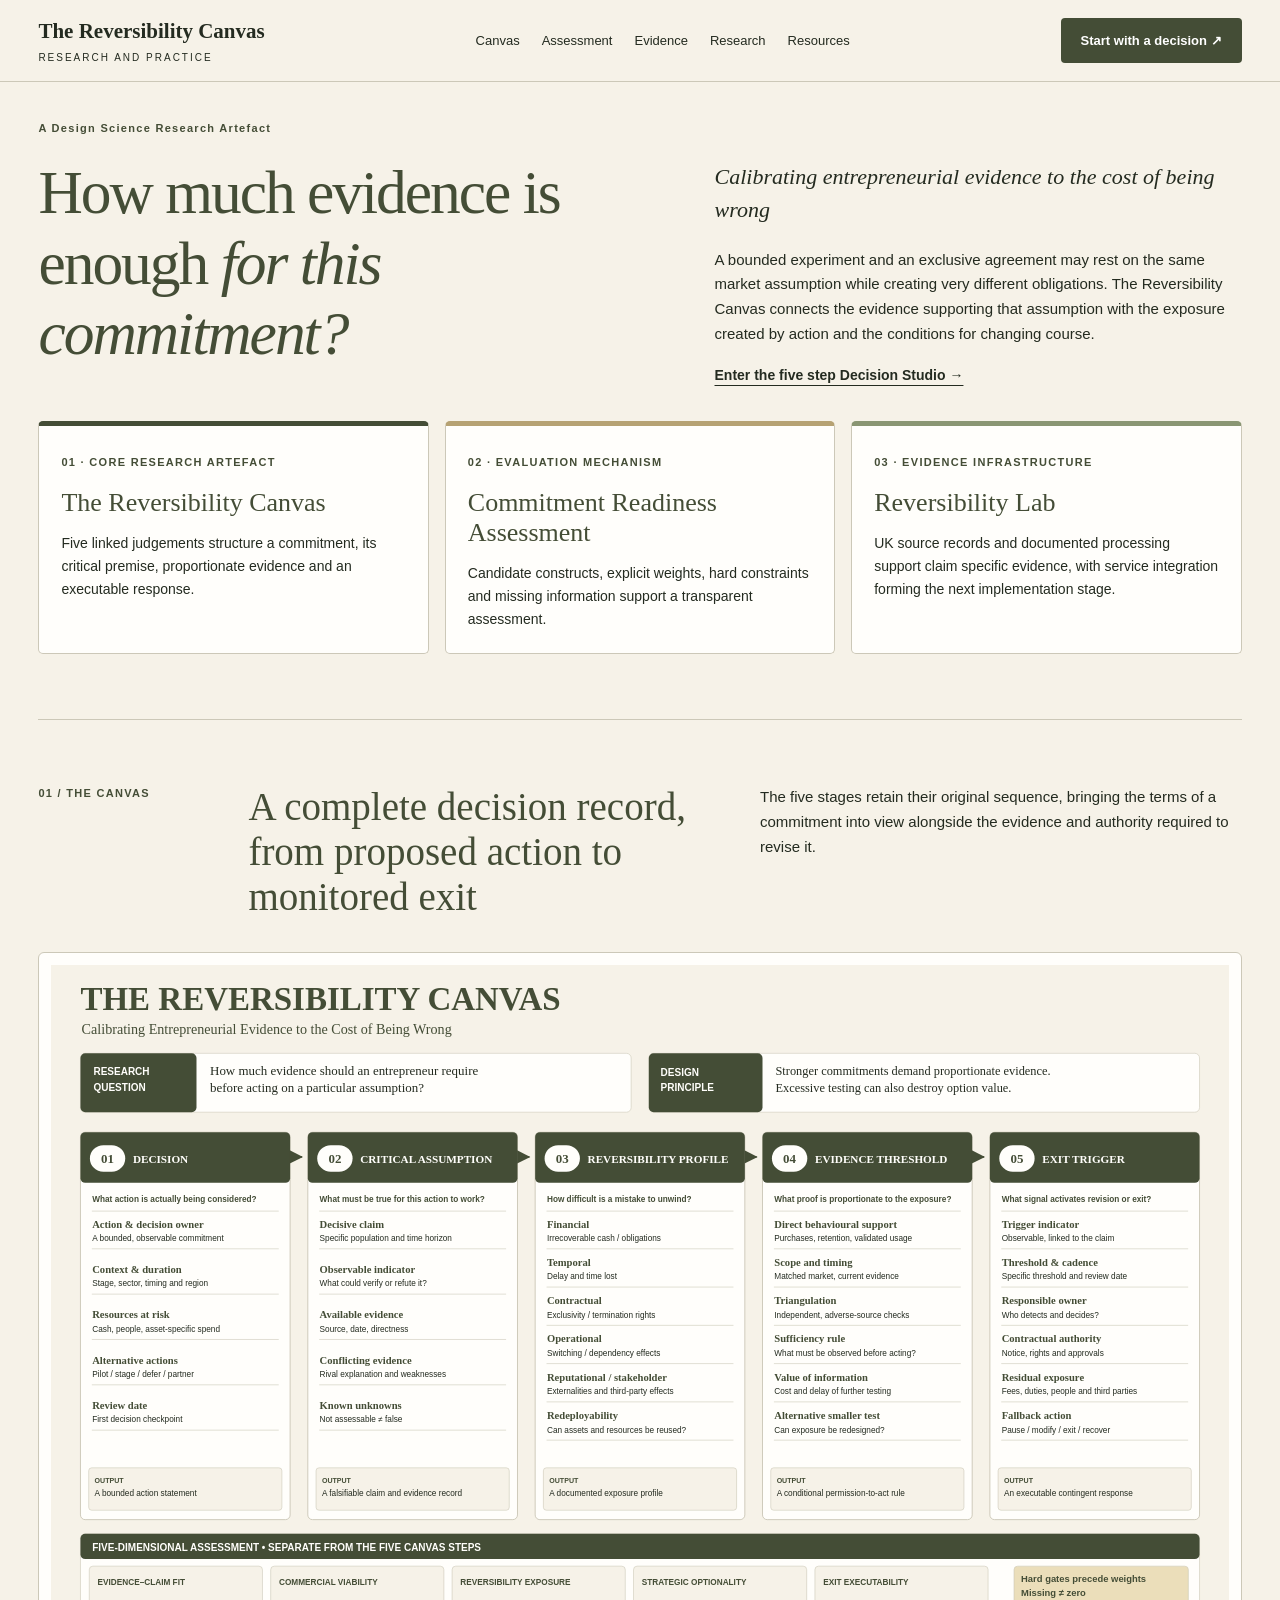
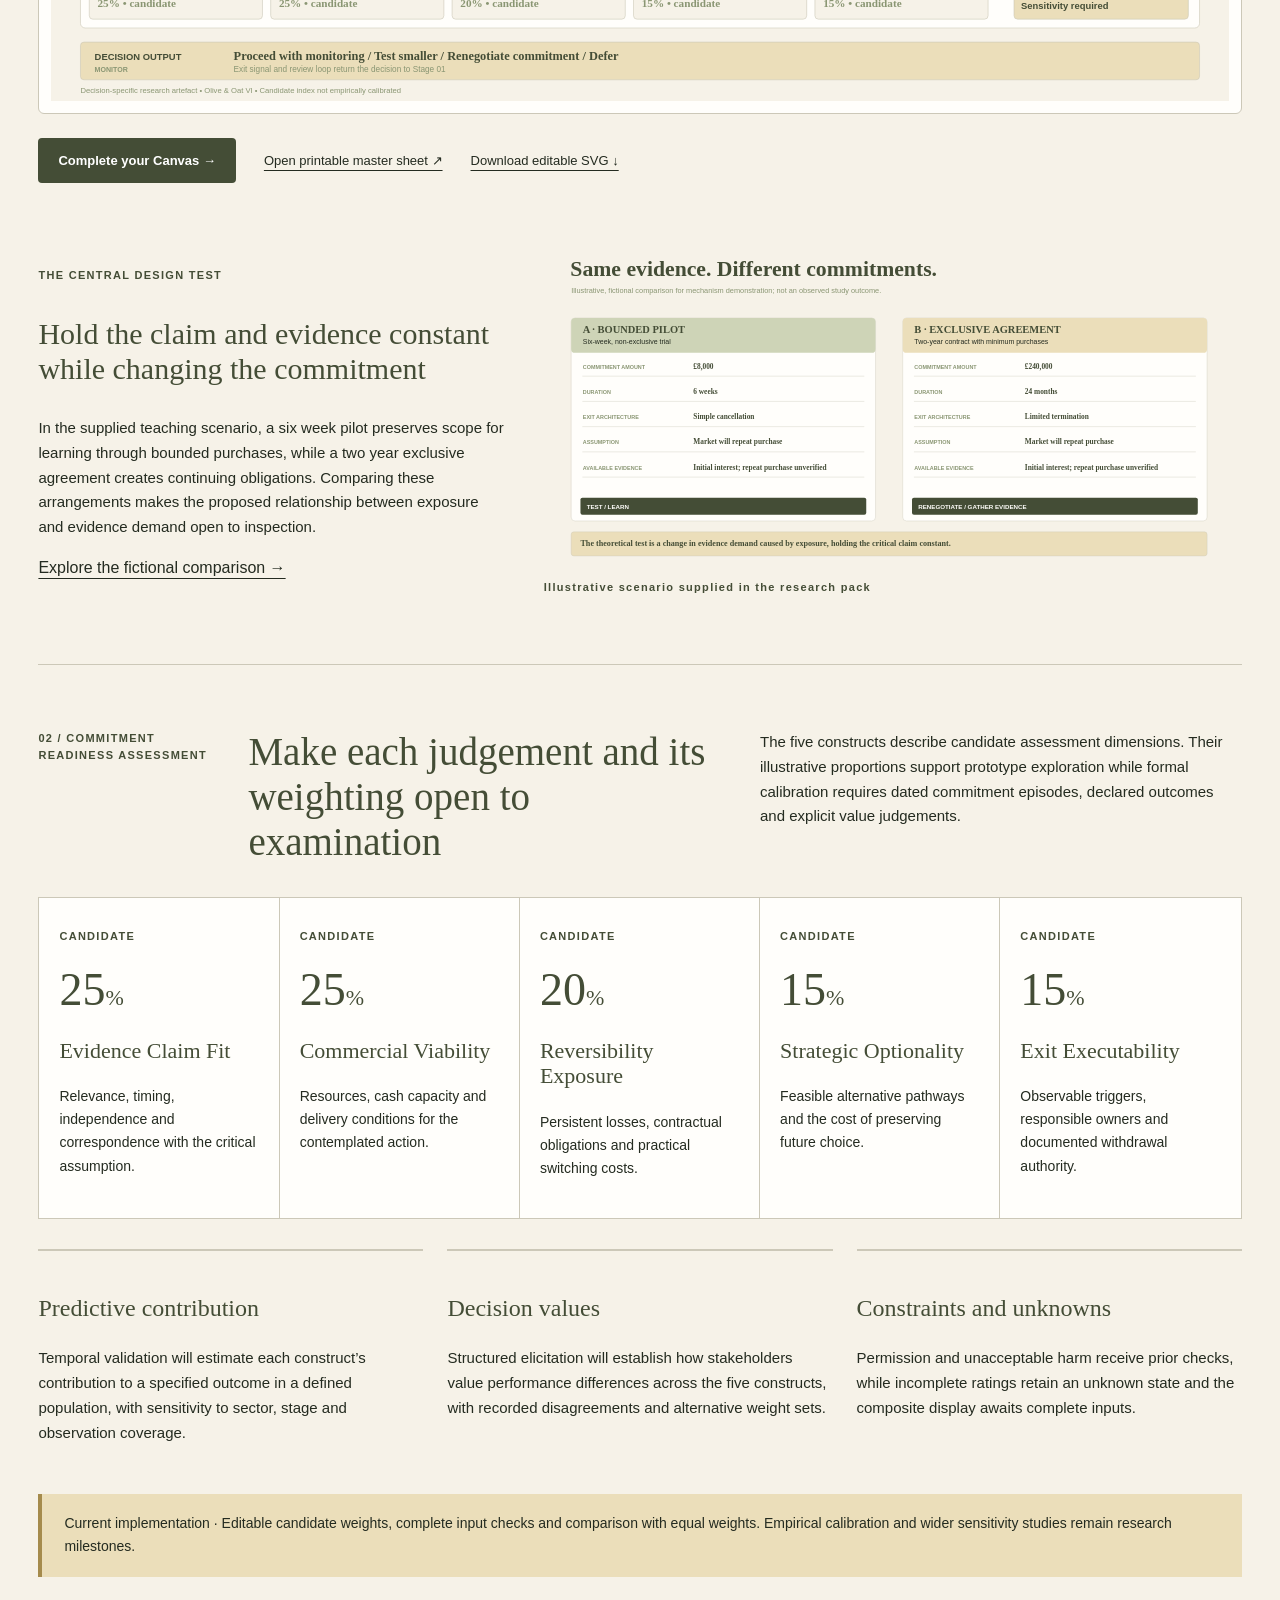
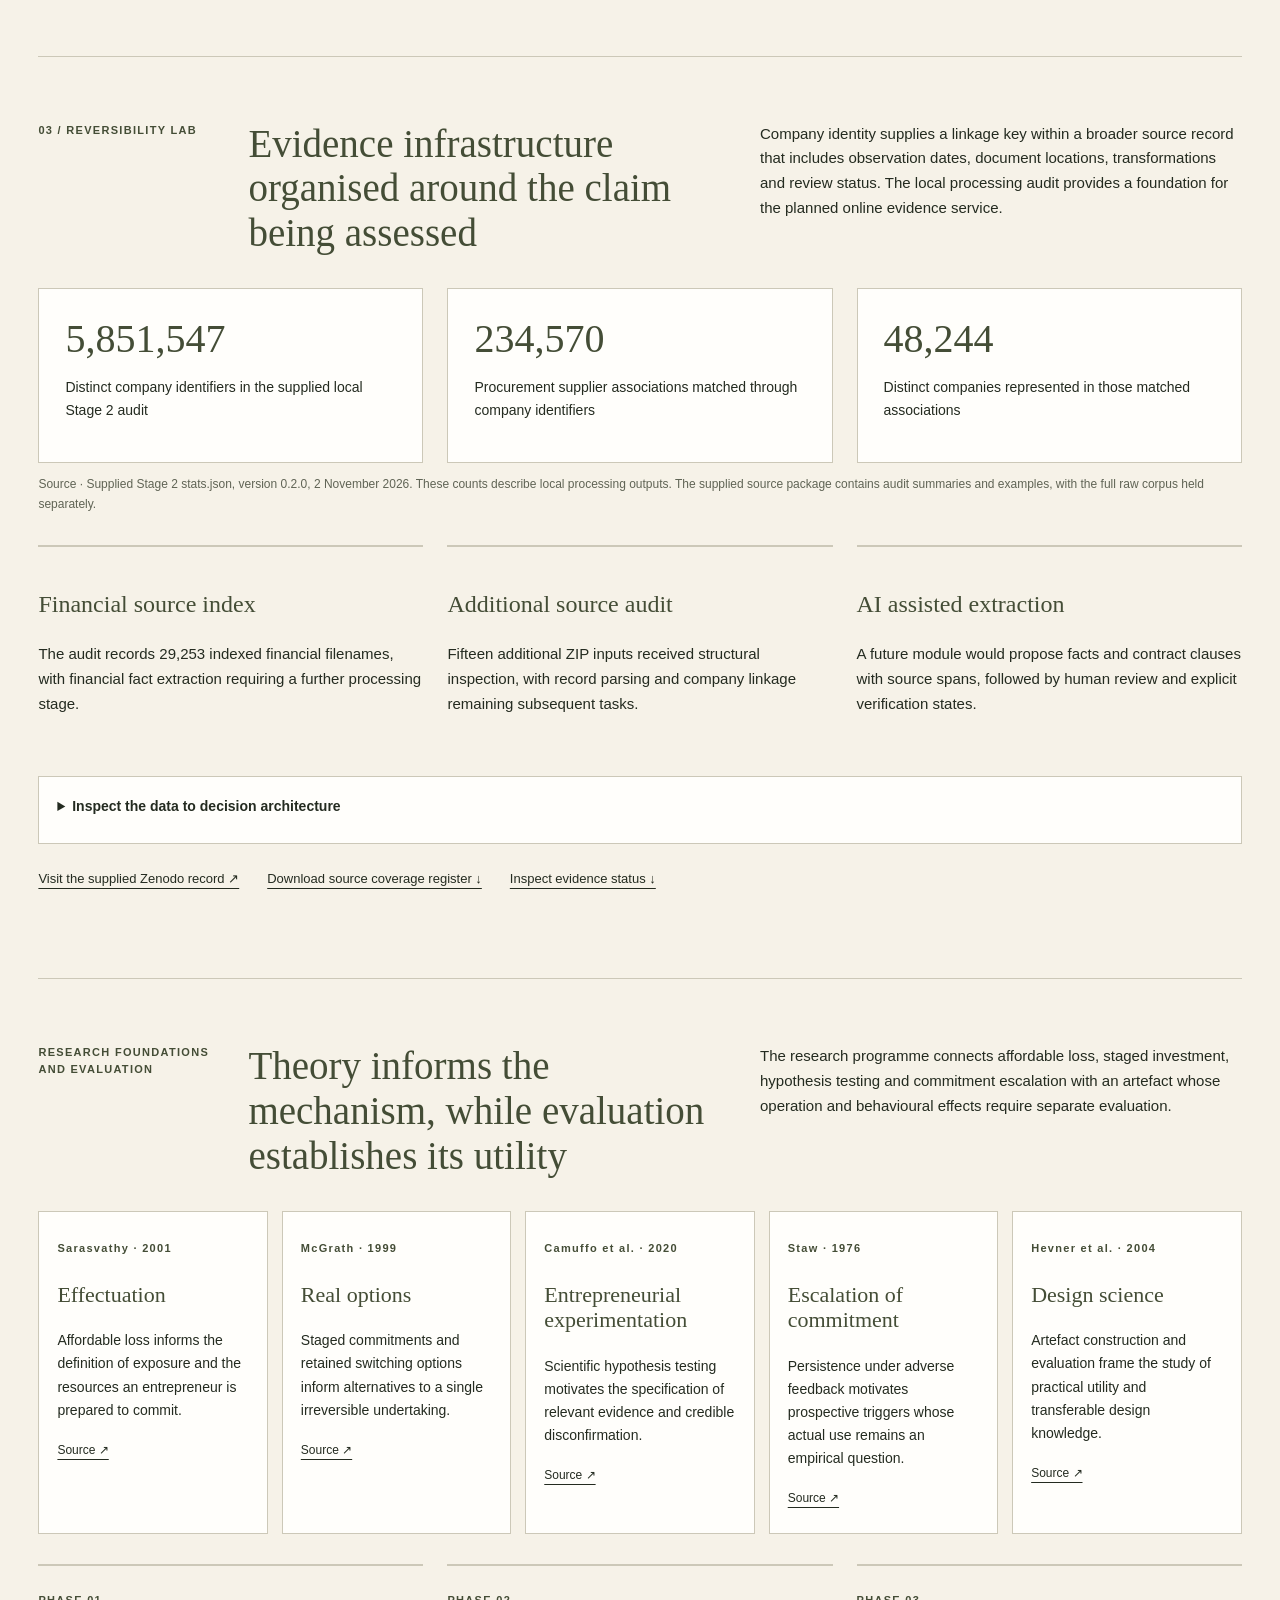
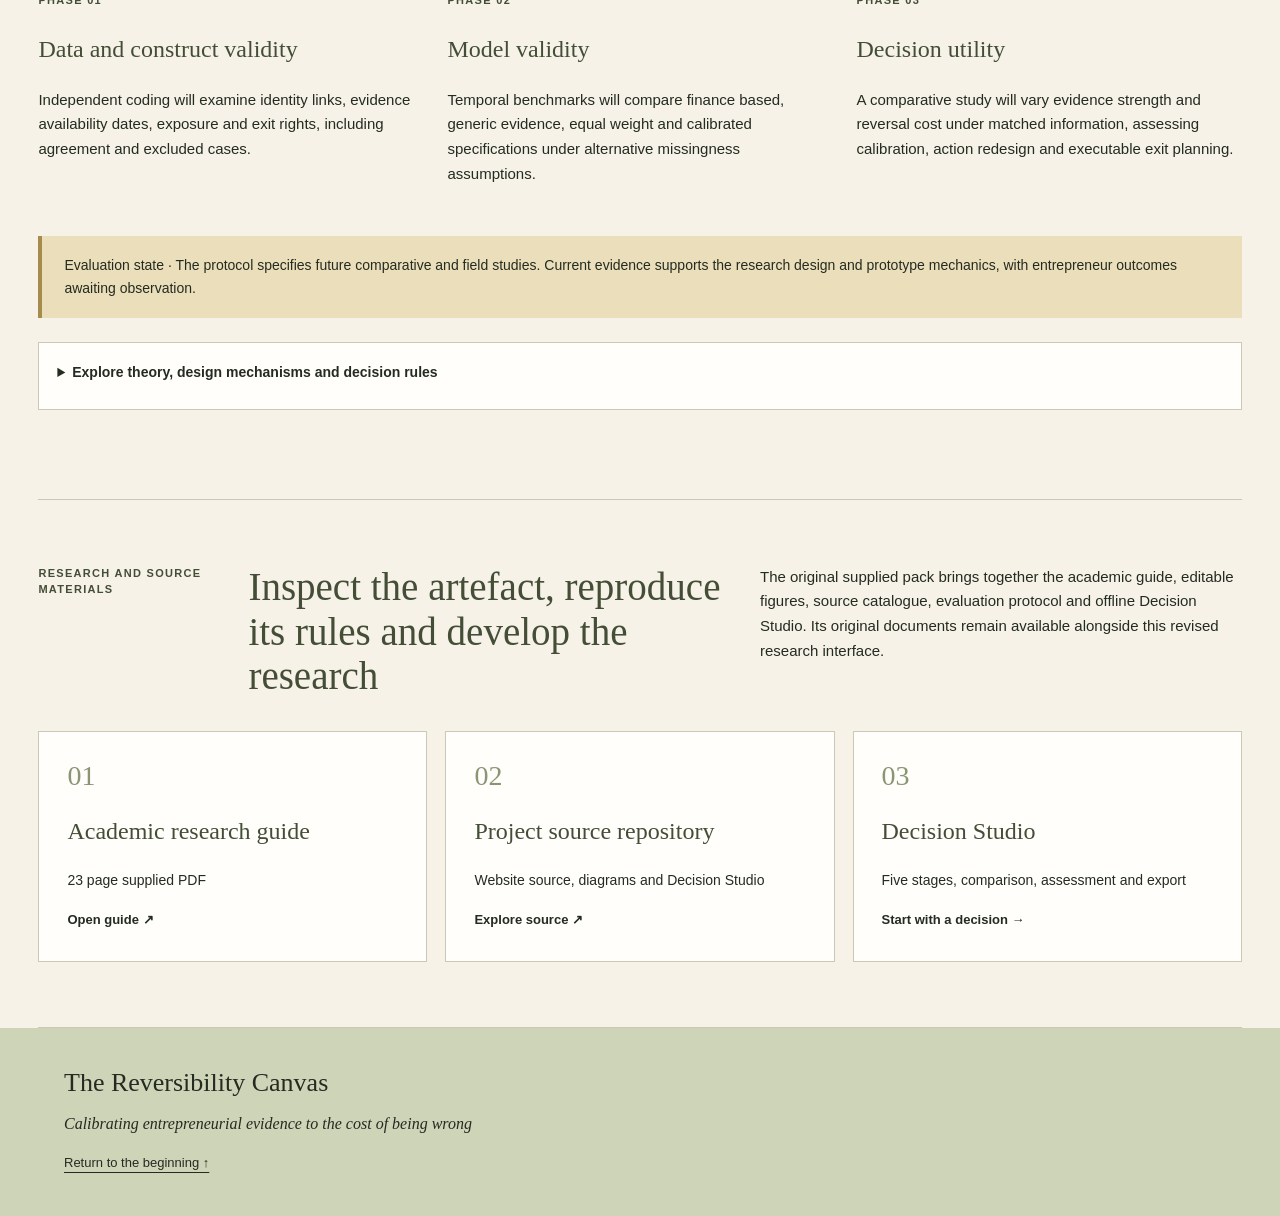
<file: index.html>
<!doctype html><html lang="en"><head><meta charset="utf-8"><meta name="viewport" content="width=device-width,initial-scale=1"><title>The Reversibility Canvas | Research and Decision Studio</title><link rel="stylesheet" href="research.css"></head><body>
<header><a class="brand" href="./">The Reversibility Canvas<span>RESEARCH AND PRACTICE</span></a><nav><a href="#canvas">Canvas</a><a href="#assessment">Assessment</a><a href="#lab">Evidence</a><a href="#research">Research</a><a href="#resources">Resources</a></nav><a class="button" href="studio/">Start with a decision ↗</a></header>
<main><section class="opening"><div class="eyebrow">A Design Science Research Artefact</div><div class="intro"><h1>How much evidence is enough <em>for this commitment?</em></h1><div><p>Calibrating entrepreneurial evidence to the cost of being wrong</p><p class="body">A bounded experiment and an exclusive agreement may rest on the same market assumption while creating very different obligations. The Reversibility Canvas connects the evidence supporting that assumption with the exposure created by action and the conditions for changing course.</p><a class="textlink" href="studio/">Enter the five step Decision Studio →</a></div></div>
<div class="architecture"><a href="#canvas"><small>01 · CORE RESEARCH ARTEFACT</small><h2>The Reversibility Canvas</h2><p>Five linked judgements structure a commitment, its critical premise, proportionate evidence and an executable response.</p></a><a href="#assessment"><small>02 · EVALUATION MECHANISM</small><h2>Commitment Readiness Assessment</h2><p>Candidate constructs, explicit weights, hard constraints and missing information support a transparent assessment.</p></a><a href="#lab"><small>03 · EVIDENCE INFRASTRUCTURE</small><h2>Reversibility Lab</h2><p>UK source records and documented processing support claim specific evidence, with service integration forming the next implementation stage.</p></a></div></section>
<section id="canvas"><div class="sectionhead"><span>01 / THE CANVAS</span><h2>A complete decision record, from proposed action to monitored exit</h2><p>The five stages retain their original sequence, bringing the terms of a commitment into view alongside the evidence and authority required to revise it.</p></div><div class="sheet"><img src="resources/03%20Editable%20Diagrams/Master%20Canvas%20-%20Editable.svg" alt="Complete master canvas showing the five stages and separate candidate assessment layer"></div><div class="links"><a class="button" href="studio/">Complete your Canvas →</a><a href="resources/03%20Editable%20Diagrams/Master%20Canvas%20-%20Editable.pdf">Open printable master sheet ↗</a><a href="resources/03%20Editable%20Diagrams/Master%20Canvas%20-%20Editable.svg" download>Download editable SVG ↓</a></div>
<div class="comparison"><div><small>THE CENTRAL DESIGN TEST</small><h3>Hold the claim and evidence constant while changing the commitment</h3><p>In the supplied teaching scenario, a six week pilot preserves scope for learning through bounded purchases, while a two year exclusive agreement creates continuing obligations. Comparing these arrangements makes the proposed relationship between exposure and evidence demand open to inspection.</p><a href="studio/">Explore the fictional comparison →</a></div><div><img loading="lazy" src="resources/03%20Editable%20Diagrams/Same%20Claim%20Two%20Commitments%20-%20Editable.svg" alt="Fictional pilot and exclusive agreement comparison"><small>Illustrative scenario supplied in the research pack</small></div></div></section>
<section id="assessment"><div class="sectionhead"><span>02 / COMMITMENT READINESS ASSESSMENT</span><h2>Make each judgement and its weighting open to examination</h2><p>The five constructs describe candidate assessment dimensions. Their illustrative proportions support prototype exploration while formal calibration requires dated commitment episodes, declared outcomes and explicit value judgements.</p></div><div class="weights"><article><small>CANDIDATE</small><strong>25<i>%</i></strong><h3>Evidence Claim Fit</h3><p>Relevance, timing, independence and correspondence with the critical assumption.</p></article><article><small>CANDIDATE</small><strong>25<i>%</i></strong><h3>Commercial Viability</h3><p>Resources, cash capacity and delivery conditions for the contemplated action.</p></article><article><small>CANDIDATE</small><strong>20<i>%</i></strong><h3>Reversibility Exposure</h3><p>Persistent losses, contractual obligations and practical switching costs.</p></article><article><small>CANDIDATE</small><strong>15<i>%</i></strong><h3>Strategic Optionality</h3><p>Feasible alternative pathways and the cost of preserving future choice.</p></article><article><small>CANDIDATE</small><strong>15<i>%</i></strong><h3>Exit Executability</h3><p>Observable triggers, responsible owners and documented withdrawal authority.</p></article></div><div class="three"><article><h3>Predictive contribution</h3><p>Temporal validation will estimate each construct’s contribution to a specified outcome in a defined population, with sensitivity to sector, stage and observation coverage.</p></article><article><h3>Decision values</h3><p>Structured elicitation will establish how stakeholders value performance differences across the five constructs, with recorded disagreements and alternative weight sets.</p></article><article><h3>Constraints and unknowns</h3><p>Permission and unacceptable harm receive prior checks, while incomplete ratings retain an unknown state and the composite display awaits complete inputs.</p></article></div><p class="status">Current implementation · Editable candidate weights, complete input checks and comparison with equal weights. Empirical calibration and wider sensitivity studies remain research milestones.</p></section>
<section id="lab"><div class="sectionhead"><span>03 / REVERSIBILITY LAB</span><h2>Evidence infrastructure organised around the claim being assessed</h2><p>Company identity supplies a linkage key within a broader source record that includes observation dates, document locations, transformations and review status. The local processing audit provides a foundation for the planned online evidence service.</p></div><div class="metrics"><article><b>5,851,547</b><p>Distinct company identifiers in the supplied local Stage 2 audit</p></article><article><b>234,570</b><p>Procurement supplier associations matched through company identifiers</p></article><article><b>48,244</b><p>Distinct companies represented in those matched associations</p></article></div><p class="caption">Source · Supplied Stage 2 stats.json, version 0.2.0, 2 November 2026. These counts describe local processing outputs. The supplied source package contains audit summaries and examples, with the full raw corpus held separately.</p><div class="three"><article><h3>Financial source index</h3><p>The audit records 29,253 indexed financial filenames, with financial fact extraction requiring a further processing stage.</p></article><article><h3>Additional source audit</h3><p>Fifteen additional ZIP inputs received structural inspection, with record parsing and company linkage remaining subsequent tasks.</p></article><article><h3>AI assisted extraction</h3><p>A future module would propose facts and contract clauses with source spans, followed by human review and explicit verification states.</p></article></div><details><summary>Inspect the data to decision architecture</summary><img loading="lazy" src="resources/03%20Editable%20Diagrams/Data%20to%20Decision%20Architecture%20-%20Editable.svg" alt="Decision workflow supported by UK data infrastructure"></details><div class="links"><a href="https://doi.org/10.5281/zenodo.23873244">Visit the supplied Zenodo record ↗</a><a href="resources/05%20Data%20and%20Evidence/UK%20Data%20Provenance%20and%20Coverage.csv">Download source coverage register ↓</a><a href="resources/05%20Data%20and%20Evidence/Read%20Me%20-%20Evidence%20Status.md">Inspect evidence status ↓</a></div></section>
<section id="research"><div class="sectionhead"><span>RESEARCH FOUNDATIONS AND EVALUATION</span><h2>Theory informs the mechanism, while evaluation establishes its utility</h2><p>The research programme connects affordable loss, staged investment, hypothesis testing and commitment escalation with an artefact whose operation and behavioural effects require separate evaluation.</p></div><div class="theory"><article><small>Sarasvathy · 2001</small><h3>Effectuation</h3><p>Affordable loss informs the definition of exposure and the resources an entrepreneur is prepared to commit.</p><a href="https://doi.org/10.5465/amr.2001.4378020">Source ↗</a></article><article><small>McGrath · 1999</small><h3>Real options</h3><p>Staged commitments and retained switching options inform alternatives to a single irreversible undertaking.</p><a href="https://doi.org/10.5465/amr.1999.1580438">Source ↗</a></article><article><small>Camuffo et al. · 2020</small><h3>Entrepreneurial experimentation</h3><p>Scientific hypothesis testing motivates the specification of relevant evidence and credible disconfirmation.</p><a href="https://doi.org/10.1287/mnsc.2018.3249">Source ↗</a></article><article><small>Staw · 1976</small><h3>Escalation of commitment</h3><p>Persistence under adverse feedback motivates prospective triggers whose actual use remains an empirical question.</p><a href="https://doi.org/10.1016/0030-5073(76)90005-2">Source ↗</a></article><article><small>Hevner et al. · 2004</small><h3>Design science</h3><p>Artefact construction and evaluation frame the study of practical utility and transferable design knowledge.</p><a href="https://doi.org/10.2307/25148625">Source ↗</a></article></div><div class="three"><article><small>PHASE 01</small><h3>Data and construct validity</h3><p>Independent coding will examine identity links, evidence availability dates, exposure and exit rights, including agreement and excluded cases.</p></article><article><small>PHASE 02</small><h3>Model validity</h3><p>Temporal benchmarks will compare finance based, generic evidence, equal weight and calibrated specifications under alternative missingness assumptions.</p></article><article><small>PHASE 03</small><h3>Decision utility</h3><p>A comparative study will vary evidence strength and reversal cost under matched information, assessing calibration, action redesign and executable exit planning.</p></article></div><p class="status">Evaluation state · The protocol specifies future comparative and field studies. Current evidence supports the research design and prototype mechanics, with entrepreneur outcomes awaiting observation.</p><details><summary>Explore theory, design mechanisms and decision rules</summary><img loading="lazy" src="resources/03%20Editable%20Diagrams/Theory%20to%20Design%20-%20Editable.svg" alt="Theory to design lineage"><img loading="lazy" src="resources/03%20Editable%20Diagrams/Decision%20Tree%20-%20Editable.svg" alt="Decision tree with hard gates and feedback"></details></section>
<section id="resources"><div class="sectionhead"><span>RESEARCH AND SOURCE MATERIALS</span><h2>Inspect the artefact, reproduce its rules and develop the research</h2><p>The original supplied pack brings together the academic guide, editable figures, source catalogue, evaluation protocol and offline Decision Studio. Its original documents remain available alongside this revised research interface.</p></div><div class="downloads"><a href="resources/Research%20Guide.pdf"><span>01</span><h3>Academic research guide</h3><p>23 page supplied PDF</p><b>Open guide ↗</b></a><a href="https://github.com/AlyviaW/reversibility-lab"><span>02</span><h3>Project source repository</h3><p>Website source, diagrams and Decision Studio</p><b>Explore source ↗</b></a><a href="studio/"><span>03</span><h3>Decision Studio</h3><p>Five stages, comparison, assessment and export</p><b>Start with a decision →</b></a></div></section></main><footer><strong>The Reversibility Canvas</strong><p>Calibrating entrepreneurial evidence to the cost of being wrong</p><a href="#home" onclick="window.scrollTo({top:0});return false">Return to the beginning ↑</a></footer></body></html>
</file>
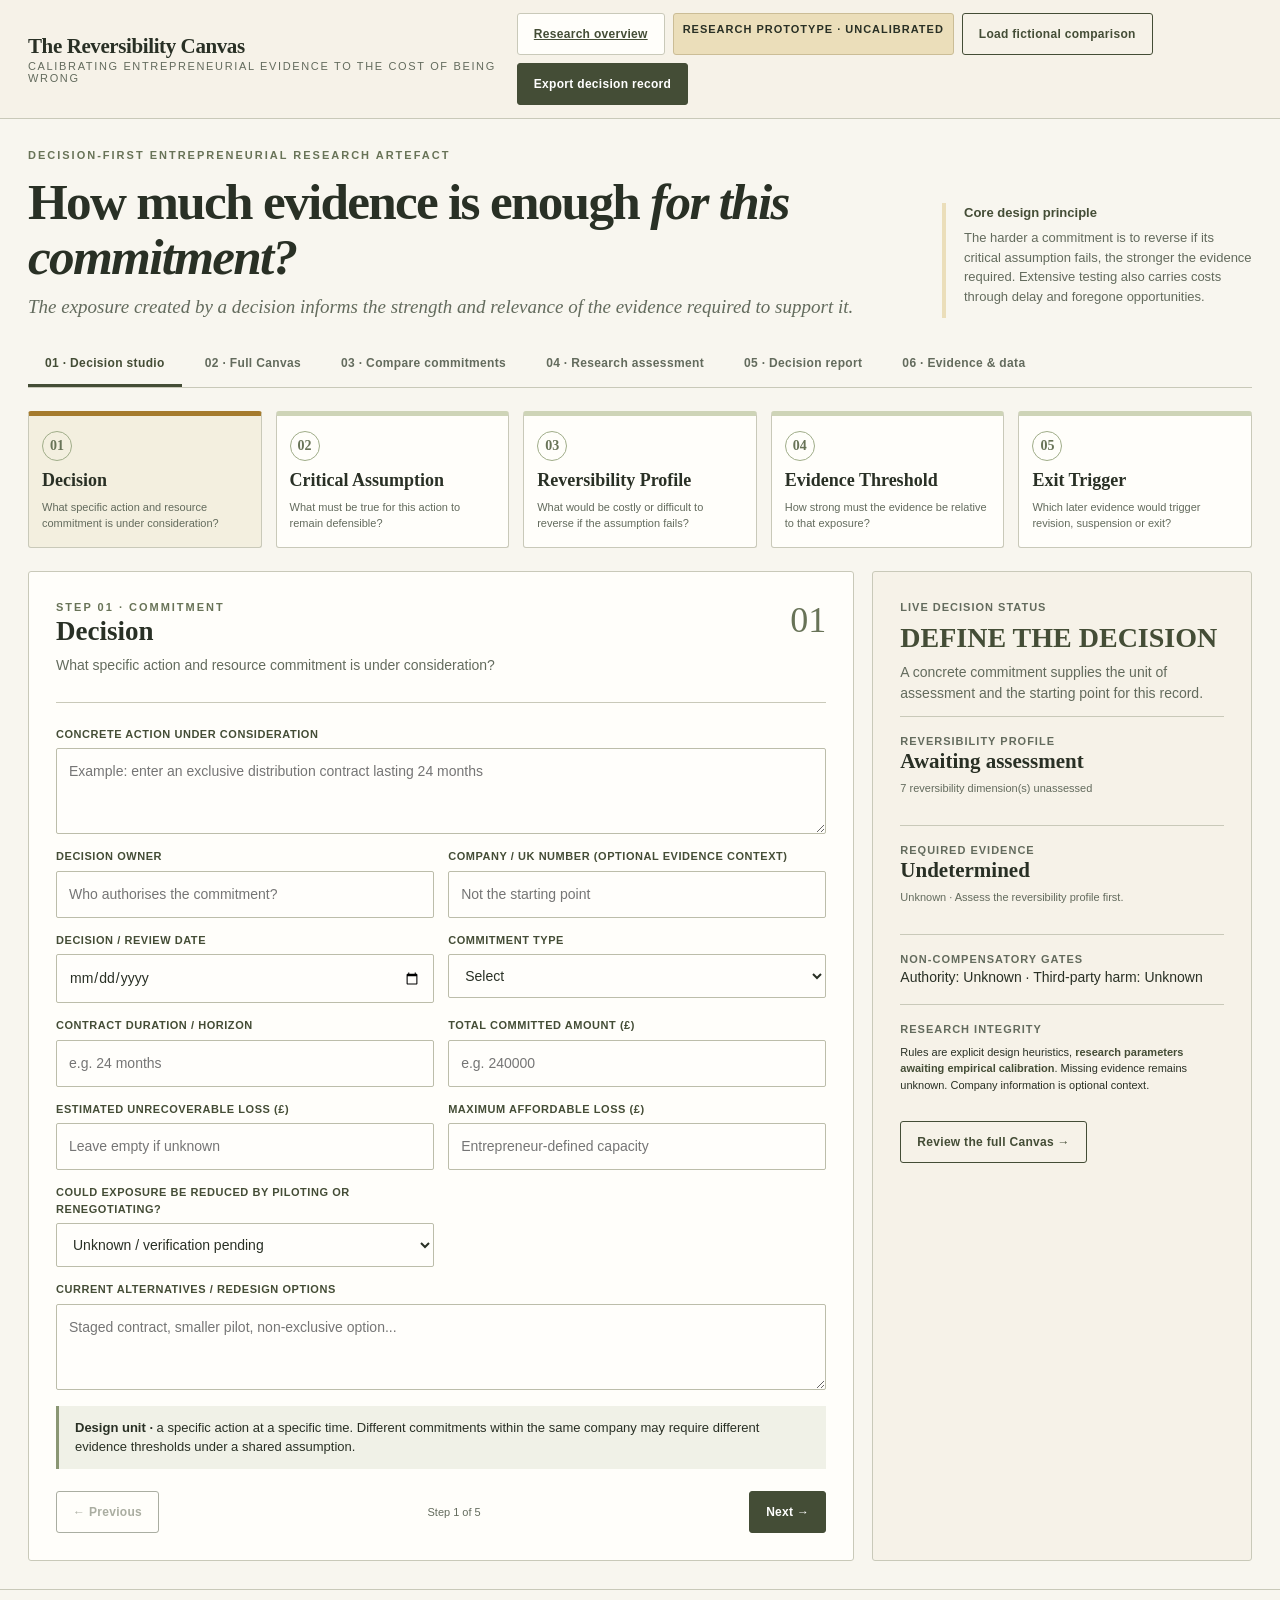
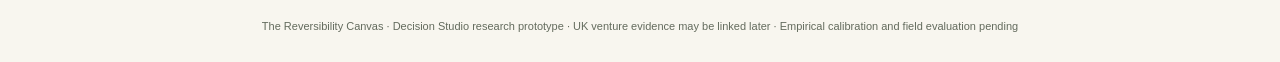
<file: studio/index.html>
<!doctype html><html lang="en"><head><meta charset="utf-8"/><meta name="viewport" content="width=device-width,initial-scale=1"/>
<title>The Reversibility Canvas  ·  Decision Studio</title>
<style>
:root{--olive:#444D36;--olive2:#687357;--sage:#8A9673;--pale:#CED4B7;--oat:#EBDEBA;--cream:#F6F2E8;--white:#FFFEFA;--ink:#293025;--muted:#636b5d;--border:#c9c9b9;--gold:#a57b2d;--rose:#925a4a;--bg:#f8f6ef}*{box-sizing:border-box}html{scroll-behavior:smooth}body{margin:0;background:var(--bg);font-family:Arial,Helvetica,sans-serif;color:var(--ink);font-size:14px;line-height:1.5}button,input,select,textarea{font:inherit}button{cursor:pointer}a{color:inherit}button:focus-visible,input:focus-visible,select:focus-visible,textarea:focus-visible{outline:3px solid #bd9b55;outline-offset:2px}header{border-bottom:1px solid var(--border);background:var(--cream);position:sticky;top:0;z-index:20}.top{max-width:1470px;margin:auto;display:flex;align-items:center;justify-content:space-between;gap:16px;padding:13px 28px}.logo{font:bold 21px Georgia,serif;letter-spacing:-.4px}.logo small{display:block;font:11px Arial;letter-spacing:1.65px;color:var(--muted);margin-top:1px}.tag{font-size:11px;letter-spacing:1px;background:var(--oat);padding:7px 9px;border:1px solid #cbbd96;border-radius:3px;text-transform:uppercase;font-weight:bold}.headlinks{display:flex;gap:8px;flex-wrap:wrap}.button{border:1px solid var(--olive);background:var(--olive);color:white;padding:11px 16px;font-weight:700;font-size:12px;letter-spacing:.3px;border-radius:3px}.button.secondary{background:transparent;color:var(--olive)}.button.ghost{border-color:var(--border);color:var(--olive);background:var(--white)}.button:hover{filter:brightness(.96)}.button:disabled{opacity:.45;cursor:default}.shell{max-width:1470px;margin:auto;padding:28px}.eyebrow{text-transform:uppercase;letter-spacing:2px;font-size:11px;font-weight:bold;color:var(--olive2)}h1,h2,h3{font-family:Georgia,'Times New Roman',serif}h1{font-size:clamp(30px,4vw,54px);line-height:1.08;max-width:940px;margin:10px 0 12px;letter-spacing:-1.7px}h2{font-size:27px;margin:0 0 7px;line-height:1.2}h3{font-size:19px;margin:0 0 8px}p{margin:6px 0 12px}.sub{font:italic 19px Georgia,serif;color:var(--muted)}.intro{display:flex;justify-content:space-between;align-items:end;gap:30px;margin-bottom:24px}.intro .side{max-width:310px;border-left:4px solid var(--oat);padding-left:18px;font-size:13px;color:var(--muted)}.intro strong{color:var(--olive)}.tabs{display:flex;gap:6px;border-bottom:1px solid var(--border);margin-top:18px;overflow-x:auto}.tab{border:0;border-bottom:3px solid transparent;background:transparent;color:var(--muted);padding:12px 17px;font-size:12px;font-weight:bold;letter-spacing:.35px;white-space:nowrap}.tab.active{color:var(--olive);border-bottom-color:var(--olive)}.stack{display:flex;gap:14px;align-items:stretch;margin:23px 0}.stage{flex:1;text-align:left;background:var(--white);color:var(--ink);border:1px solid var(--border);border-top:5px solid var(--pale);border-radius:3px;padding:15px 13px;min-width:0}.stage.active{border-top-color:var(--gold);background:#f3efdf}.stage .num{font:700 14px Georgia,serif;color:var(--olive2);display:inline-flex;align-items:center;justify-content:center;border:1px solid #a0ad89;width:30px;height:30px;border-radius:50%;margin-bottom:10px}.stage strong{display:block;font:700 18px/1.1 Georgia,serif}.stage small{display:block;color:var(--muted);font-size:11px;margin-top:8px}.workgrid{display:grid;grid-template-columns:minmax(0,1.85fr) minmax(290px,.85fr);gap:18px}.panel{background:var(--white);border:1px solid var(--border);padding:27px;border-radius:3px}.panel.tint{background:var(--cream)}.workhead{border-bottom:1px solid var(--border);padding-bottom:14px;margin-bottom:23px}.workhead .line{display:flex;justify-content:space-between;gap:12px;align-items:start}.workhead .number{font:normal 36px Georgia,serif;color:var(--olive2)}.workhead p{color:var(--muted)}.formgrid{display:grid;grid-template-columns:repeat(2,minmax(0,1fr));gap:14px}.field{display:flex;flex-direction:column;gap:6px}.field.full{grid-column:1/-1}.field label{font-size:11px;text-transform:uppercase;font-weight:700;letter-spacing:.55px;color:var(--olive)}.field input,.field select,.field textarea{width:100%;border:1px solid #bcbdaa;background:#fffefb;border-radius:2px;padding:12px;color:var(--ink);min-height:44px}.field textarea{min-height:86px;resize:vertical}.help{font-size:11px;color:var(--muted)}.note{border-left:3px solid var(--sage);padding:12px 16px;background:#f0f1e7;margin:16px 0;font-size:13px}.warning{border-left-color:var(--gold);background:#f6efd9}.danger{border-left-color:var(--rose);background:#f6e9e4}.dimension{display:grid;grid-template-columns:minmax(150px,1fr) minmax(155px,210px);gap:10px;align-items:center;padding:10px 0;border-bottom:1px solid #e2e0d3}.dimension select{width:100%;padding:9px;border:1px solid var(--border);background:var(--white)}.actions{display:flex;justify-content:space-between;align-items:center;gap:12px;margin-top:22px}.rail .kicker{color:var(--muted);font-size:11px;letter-spacing:1px;text-transform:uppercase;font-weight:bold}.rail .status{font:700 28px/1.15 Georgia,serif;color:var(--olive);margin:7px 0}.rail .block{border-top:1px solid var(--border);padding:16px 0}.rail .big{font:700 21px Georgia,serif}.rail strong{color:var(--olive)}.muted{color:var(--muted)}.tiny{font-size:11px}.pill{display:inline-block;border:1px solid var(--border);padding:5px 9px;border-radius:20px;color:var(--olive);font-size:11px}.panel-lead{display:flex;justify-content:space-between;gap:20px;align-items:flex-end;margin:7px 0 18px}.panel-lead p{max-width:850px;color:var(--muted)}.canvas-grid{display:grid;grid-template-columns:repeat(5,minmax(0,1fr));background:var(--border);gap:1px;border:1px solid var(--border)}.canvas-col{background:var(--white);min-width:0;display:flex;flex-direction:column}.canvas-h{background:var(--olive);color:white;padding:17px 14px;min-height:88px}.canvas-col:nth-child(4) .canvas-h{background:#696744}.canvas-h .cnum{font:700 13px Georgia,serif;color:var(--oat);display:block}.canvas-h strong{font:700 18px/1.13 Georgia,serif;display:block;margin-top:5px}.canvas-content{padding:15px;flex:1;min-height:320px}.canvas-content .mini-title{color:var(--olive2);font-size:11px;text-transform:uppercase;letter-spacing:.7px;font-weight:700;margin:12px 0 4px}.value{white-space:pre-wrap;overflow-wrap:anywhere;font-size:13px;min-height:28px}.empty{color:#858679;font-style:italic}.canvas-footer{margin-top:auto;border-top:1px solid var(--border);padding:11px 15px;background:var(--cream);font:700 12px Georgia,serif}.assessment{display:grid;grid-template-columns:repeat(5,1fr);gap:12px}.assesscard{border:1px solid var(--border);padding:17px;background:var(--white)}.assesscard .perc{font:700 26px Georgia,serif;color:var(--gold)}.assesscard strong{font:700 17px/1.15 Georgia,serif;display:block;margin:8px 0}.assesscard select,.assesscard input{width:100%;min-height:36px;border:1px solid var(--border);padding:6px;background:white}.flowline{display:flex;gap:7px;flex-wrap:wrap}.flowline span{padding:9px 12px;border:1px solid var(--border);background:var(--cream);font:700 12px Georgia,serif}.comparegrid{display:grid;grid-template-columns:1fr 1fr;gap:16px}.comparison{background:var(--white);border:1px solid var(--border);padding:23px}.comparison h3{border-bottom:1px solid var(--border);padding-bottom:11px}.highlight{font:700 30px Georgia,serif;color:var(--olive)}.rules{display:grid;grid-template-columns:repeat(3,1fr);gap:12px}.rule{background:var(--white);padding:20px;border:1px solid var(--border)}.rule strong{font:700 18px Georgia,serif}.sources{display:grid;grid-template-columns:repeat(5,1fr);gap:8px}.source{border:1px solid var(--border);padding:13px;background:var(--white);min-height:86px;font-size:12px}.source span{font-weight:bold;color:var(--olive2)}.pre{white-space:pre-wrap;overflow-wrap:anywhere;background:#eef0e5;padding:14px;font:12px monospace}.hidden{display:none!important}footer{text-align:center;color:var(--muted);padding:28px 10px;font-size:11px;border-top:1px solid var(--border)}@media(max-width:1150px){.canvas-grid{grid-template-columns:repeat(3,1fr)}.assessment,.sources{grid-template-columns:repeat(3,1fr)}.intro .side{display:none}}@media(max-width:800px){.shell{padding:18px}.top{padding:12px 15px;flex-wrap:wrap}.workgrid,.comparegrid{grid-template-columns:1fr}.stack{display:grid;grid-template-columns:repeat(2,1fr)}.canvas-grid{grid-template-columns:1fr 1fr}.assessment,.sources,.rules{grid-template-columns:1fr 1fr}.panel{padding:18px}}@media(max-width:520px){.canvas-grid,.assessment,.sources,.rules,.formgrid{grid-template-columns:1fr}.stage strong{font-size:15px}.intro{margin-bottom:9px}.intro h1{font-size:34px}}@media print{header,.tabs,.stack,.actions,.no-print,footer{display:none!important}.shell{padding:0}.view:not(.print-target){display:none!important}.panel{border:0;padding:6px}.canvas-grid{grid-template-columns:repeat(5,1fr)}.canvas-content{min-height:300px;font-size:11px}.canvas-h strong{font-size:15px}.canvas-content .value{font-size:11px}body{background:white}@page{size:A3 landscape;margin:12mm}}
</style></head>
<body><header><div class="top"><div class="logo">The Reversibility Canvas<small>CALIBRATING ENTREPRENEURIAL EVIDENCE TO THE COST OF BEING WRONG</small></div><div class="headlinks"><a class="button ghost" href="../">Research overview</a><span class="tag">Research prototype · Uncalibrated</span><button class="button secondary" id="loadDemo">Load fictional comparison</button><button class="button" id="exportBtn">Export decision record</button></div></div></header>
<main class="shell"><div class="intro"><div><div class="eyebrow">Decision-first entrepreneurial research artefact</div><h1>How much evidence is enough <i>for this commitment?</i></h1><div class="sub">The exposure created by a decision informs the strength and relevance of the evidence required to support it.</div></div><div class="side"><strong>Core design principle</strong><p>The harder a commitment is to reverse if its critical assumption fails, the stronger the evidence required. Extensive testing also carries costs through delay and foregone opportunities.</p></div></div>
<nav class="tabs" aria-label="Views"><button class="tab active" data-tab="studio">01 · Decision studio</button><button class="tab" data-tab="canvas">02 · Full Canvas</button><button class="tab" data-tab="compare">03 · Compare commitments</button><button class="tab" data-tab="model">04 · Research assessment</button><button class="tab" data-tab="report">05 · Decision report</button><button class="tab" data-tab="data">06 · Evidence & data</button></nav>
<section class="view" id="view-studio"><div class="stack" id="stages"></div><div class="workgrid"><div class="panel"><div class="workhead"><div class="line"><div><div class="eyebrow" id="stageEyebrow">STEP 01 · COMMITMENT</div><h2 id="stageTitle">Decision</h2><p id="stageSub">What concrete action is being considered?</p></div><div class="number" id="stepNum">01</div></div></div><div id="stageForm"></div><div class="actions"><button class="button secondary" id="prevStep">← Previous</button><span class="muted tiny" id="stepCount">Step 1 of 5</span><button class="button" id="nextStep">Next →</button></div></div><aside class="panel tint rail"><div class="kicker">LIVE DECISION STATUS</div><div class="status" id="decisionStatus">DEFINE THE DECISION</div><p class="muted" id="decisionReason">Start with a specific commitment.</p><div class="block"><div class="kicker">REVERSIBILITY PROFILE</div><div class="big" id="profileResult">Awaiting assessment</div><p class="tiny muted" id="profileReason"></p></div><div class="block"><div class="kicker">REQUIRED EVIDENCE</div><div class="big" id="evidenceRequired">Undetermined</div><p class="tiny muted" id="evidenceResult"></p></div><div class="block"><div class="kicker">NON-COMPENSATORY GATES</div><div id="gatesResult">Awaiting assessment</div></div><div class="block"><div class="kicker">RESEARCH INTEGRITY</div><p class="tiny">Rules are explicit design heuristics, <strong>research parameters awaiting empirical calibration</strong>. Missing evidence remains unknown. Company information is optional context.</p></div><button class="button secondary" id="openCanvas">Review the full Canvas →</button></aside></div></section>
<section class="view hidden" id="view-canvas"><div class="panel-lead"><div><div class="eyebrow">ONE DECISION · FIVE LINKED JUDGEMENTS</div><h2>Master Canvas</h2><p>Fill it in the studio, then inspect all five stages on one surface. The separate assessment layer supplies five candidate constructs alongside the original workflow.</p></div><button class="button no-print" id="printCanvas">Print A3 Canvas</button></div><div class="canvas-grid" id="canvasGrid"></div><div class="panel tint" style="margin-top:14px"><div class="eyebrow">Separate candidate assessment layer</div><div id="canvasAssessment" class="flowline" style="margin-top:12px"></div><p class="tiny muted">The five candidate constructs support exploratory assessment, while legal authority and unacceptable harm retain priority through explicit gates.</p></div><div class="panel tint" style="margin-top:14px"><div class="eyebrow">Decision logic & feedback loop</div><div class="flowline"><span>Hard constraint?</span><span>Check reversal exposure</span><span>Calibrate evidence requirement</span><span>Reduce / stage commitment</span><span>Precommit to exit</span><span>Review when evidence changes ↺</span></div><p class="tiny muted">Permission and unacceptable harm receive prior checks, while missing information remains explicitly unknown throughout the assessment.</p></div></section>
<section class="view hidden" id="view-compare"><div class="panel-lead"><div><div class="eyebrow">THE SAME ASSUMPTION · TWO DIFFERENT EXPOSURES</div><h2>Compare alternative commitment structures</h2><p>Comparing the type, duration and reversibility of an action under the same assumption and evidence makes the proposed change in evidence demand observable.</p></div></div><div class="comparegrid" id="compareGrid"></div><div class="note warning">This illustrative comparison applies the documented prototype rules, with commercial outcomes, authority and exit execution requiring evidence for each actual commitment.</div></section>
<section class="view hidden" id="view-model"><div class="panel-lead"><div><div class="eyebrow">SEPARATE ASSESSMENT LAYER</div><h2>Commitment Readiness Assessment</h2><p>These five dimensions describe the candidate Commitment Readiness assessment. The percentages are <b>illustrative design parameters awaiting empirical calibration</b>. A score is intentionally withheld if any dimension is unknown.</p></div></div><div class="assessment" id="assessmentCards"></div><div class="panel tint" style="margin-top:15px"><div class="eyebrow">Illustrative comparison with equal weights</div><h3 id="modelStatus">Awaiting assessment</h3><div id="modelCompare" class="muted"></div><p class="tiny muted">The scoring rubric supports prototype exploration, with comparative effectiveness, predictive contribution and decision values forming separate strands of the evaluation programme.</p></div></section>
<section class="view hidden" id="view-report"><div class="panel-lead"><div><div class="eyebrow">AUDITABLE DECISION RECORD</div><h2>Decision & Reversibility Report</h2><p>Recommendation status follows from the five-step Canvas, proportional evidence rules, non-compensatory gates and executable exit conditions. Review each source yourself.</p></div><button class="button no-print" id="printReport">Print report / Save PDF</button></div><div class="panel" id="reportSurface"></div></section>
<section class="view hidden" id="view-data"><div class="panel-lead"><div><div class="eyebrow">SUPPORTING EVIDENCE, NEVER THE STARTING POINT</div><h2>The company record is a source library</h2><p>UK company records, filings and contracts may support a specific claim. Evidence of customer behaviour, private exit terms and decision effectiveness requires dedicated sources and review.</p></div></div><div class="sources" id="domains"></div><div class="rules" style="margin-top:15px"><div class="rule"><strong>Provenance</strong><p>Record the document, publication time, relevant excerpt, company identifier and transformation for each fact.</p></div><div class="rule"><strong>Decision-time validity</strong><p>Only evidence available at the decision date may support an ex ante judgement; later outcomes belong to evaluation.</p></div><div class="rule"><strong>Unknown ≠ zero</strong><p>Financial facts, customer behaviour and contract rights retain explicit source references and review states.</p></div></div><div class="panel" style="margin-top:15px"><div class="eyebrow">Evidence actually entered for this decision</div><div id="sourceSummary"></div><p class="tiny muted">This prototype records evidence supplied by the user. Online UK data services and AI assisted extraction remain planned integrations with source attribution and version control.</p></div></section></main>
<footer>The Reversibility Canvas · Decision Studio research prototype · UK venture evidence may be linked later · Empirical calibration and field evaluation pending</footer>
<script src="engine.js"></script><script src="app.js"></script></body></html>
</file>
<file: research.css>
:root{--paper:#F6F2E8;--ink:#242B20;--olive:#444D36;--sage:#CED4B7;--gold:#EBDEBA;--line:#CCC8B8;--white:#FFFEFB}*{box-sizing:border-box}html{scroll-behavior:smooth;scroll-padding-top:110px}body{margin:0;background:var(--paper);color:var(--ink);font:16px/1.65 Arial,sans-serif}a{color:inherit;text-underline-offset:5px}header{padding:18px 3vw;display:flex;align-items:center;justify-content:space-between;gap:24px;border-bottom:1px solid var(--line);background:var(--paper);position:sticky;top:0;z-index:5}.brand{font:bold 21px Georgia,serif;text-decoration:none}.brand span{display:block;font:10px Arial;letter-spacing:2px;margin-top:8px}nav{display:flex;gap:22px;font-size:13px}nav a{text-decoration:none}.button{background:var(--olive);color:white;display:inline-block;padding:12px 20px;border-radius:4px;text-decoration:none;font-size:13px;font-weight:bold}main{max-width:1400px;margin:auto;padding:0 3vw}section{padding:65px 0;border-bottom:1px solid var(--line)}.opening{padding-top:38px}.eyebrow,small,.sectionhead>span{font:11px/1.5 Arial,sans-serif;letter-spacing:1.3px;color:var(--olive);font-weight:bold}h1,h2,h3{font-family:Georgia,serif;color:var(--olive);line-height:1.15;font-weight:normal}h1{font-size:clamp(36px,4.8vw,66px);letter-spacing:-2px;margin:20px 0}h1 em{font-weight:normal}h2{font-size:39px}h3{font-size:24px}.intro{display:grid;grid-template-columns:1.15fr 1fr;gap:70px;align-items:center}.intro>div>p:first-child{font:italic 22px/1.5 Georgia}.body{font-size:15px}.textlink{font-size:14px;font-weight:bold}.architecture{display:grid;grid-template-columns:repeat(3,1fr);gap:16px;margin-top:32px}.architecture>a{border:1px solid var(--line);border-top:5px solid var(--olive);border-radius:5px;padding:22px;background:var(--white);text-decoration:none}.architecture>a:nth-child(2){border-top-color:#b6a273}.architecture>a:nth-child(3){border-top-color:#8A9673}.architecture h2{font-size:26px;margin:14px 0}.architecture p{font-size:14px;margin-bottom:0}.sectionhead{display:grid;grid-template-columns:180px 1fr 1fr;gap:30px;align-items:start;margin-bottom:32px}.sectionhead h2,.sectionhead p{margin:0}.sectionhead p{font-size:15px}.sheet{background:var(--white);border:1px solid var(--line);padding:12px;border-radius:6px}img{max-width:100%;width:100%;height:auto;display:block}.links{display:flex;gap:28px;align-items:center;flex-wrap:wrap;margin:24px 0;font-size:13px}.comparison{display:grid;grid-template-columns:1fr 1.5fr;gap:40px;margin-top:60px;align-items:center}.comparison h3{font-size:30px}.comparison p{font-size:15px}.weights{display:grid;grid-template-columns:repeat(5,1fr);border:1px solid var(--line);background:var(--white)}.weights article{padding:24px 20px;border-right:1px solid var(--line)}.weights article:last-child{border:0}.weights strong{display:block;font:46px Georgia;margin-top:15px;color:var(--olive)}.weights i{font:22px Georgia}.weights h3{font-size:22px}.weights p{font-size:14px}.three,.metrics{display:grid;grid-template-columns:repeat(3,1fr);gap:24px;margin-top:30px}.three article{border-top:2px solid var(--line);padding:20px 0}.three p{font-size:15px}.status{border-left:4px solid #a58b4c;background:var(--gold);padding:18px 22px;font-size:14px}.metrics article{background:var(--white);border:1px solid var(--line);padding:26px}.metrics b{font:40px Georgia;color:var(--olive)}.metrics p{font-size:14px}.caption{font-size:12px;color:#606455}details{border:1px solid var(--line);background:var(--white);margin:24px 0;padding:18px}summary{cursor:pointer;font-weight:bold;font-size:14px;min-height:30px}details img{margin-top:20px}.theory{display:grid;grid-template-columns:repeat(5,1fr);gap:14px}.theory article{border:1px solid var(--line);background:var(--white);padding:22px 18px}.theory h3{font-size:22px}.theory p{font-size:14px}.theory a{font-size:12px}.downloads{display:grid;grid-template-columns:repeat(3,1fr);gap:18px}.downloads>a{background:var(--white);border:1px solid var(--line);padding:28px;text-decoration:none}.downloads span{font:28px Georgia;color:#8A9673}.downloads b{font-size:13px}.downloads p{font-size:14px}footer{padding:40px 5vw;background:var(--sage)}footer strong{font:26px Georgia}footer p{font:italic 16px Georgia}footer a{font-size:13px}a:focus-visible,summary:focus-visible{outline:3px solid #9b813c;outline-offset:5px}@media(max-width:1000px){header{flex-wrap:wrap}nav{order:3;width:100%;justify-content:space-between}.sectionhead{grid-template-columns:1fr 1fr}.sectionhead>span{grid-column:1/-1}.theory,.weights{grid-template-columns:repeat(2,1fr)}}@media(max-width:650px){.intro,.architecture,.comparison,.three,.metrics,.downloads,.sectionhead,.weights,.theory{grid-template-columns:1fr}.intro{gap:12px}.sectionhead{gap:14px}.brand{font-size:17px}header>.button{padding:8px;font-size:11px}main{padding:0 20px}.metrics b{font-size:36px}section{padding:40px 0}.weights article{border-bottom:1px solid var(--line)}h2{font-size:32px}.sheet{overflow:auto}.sheet img{min-width:760px}}
</file>
